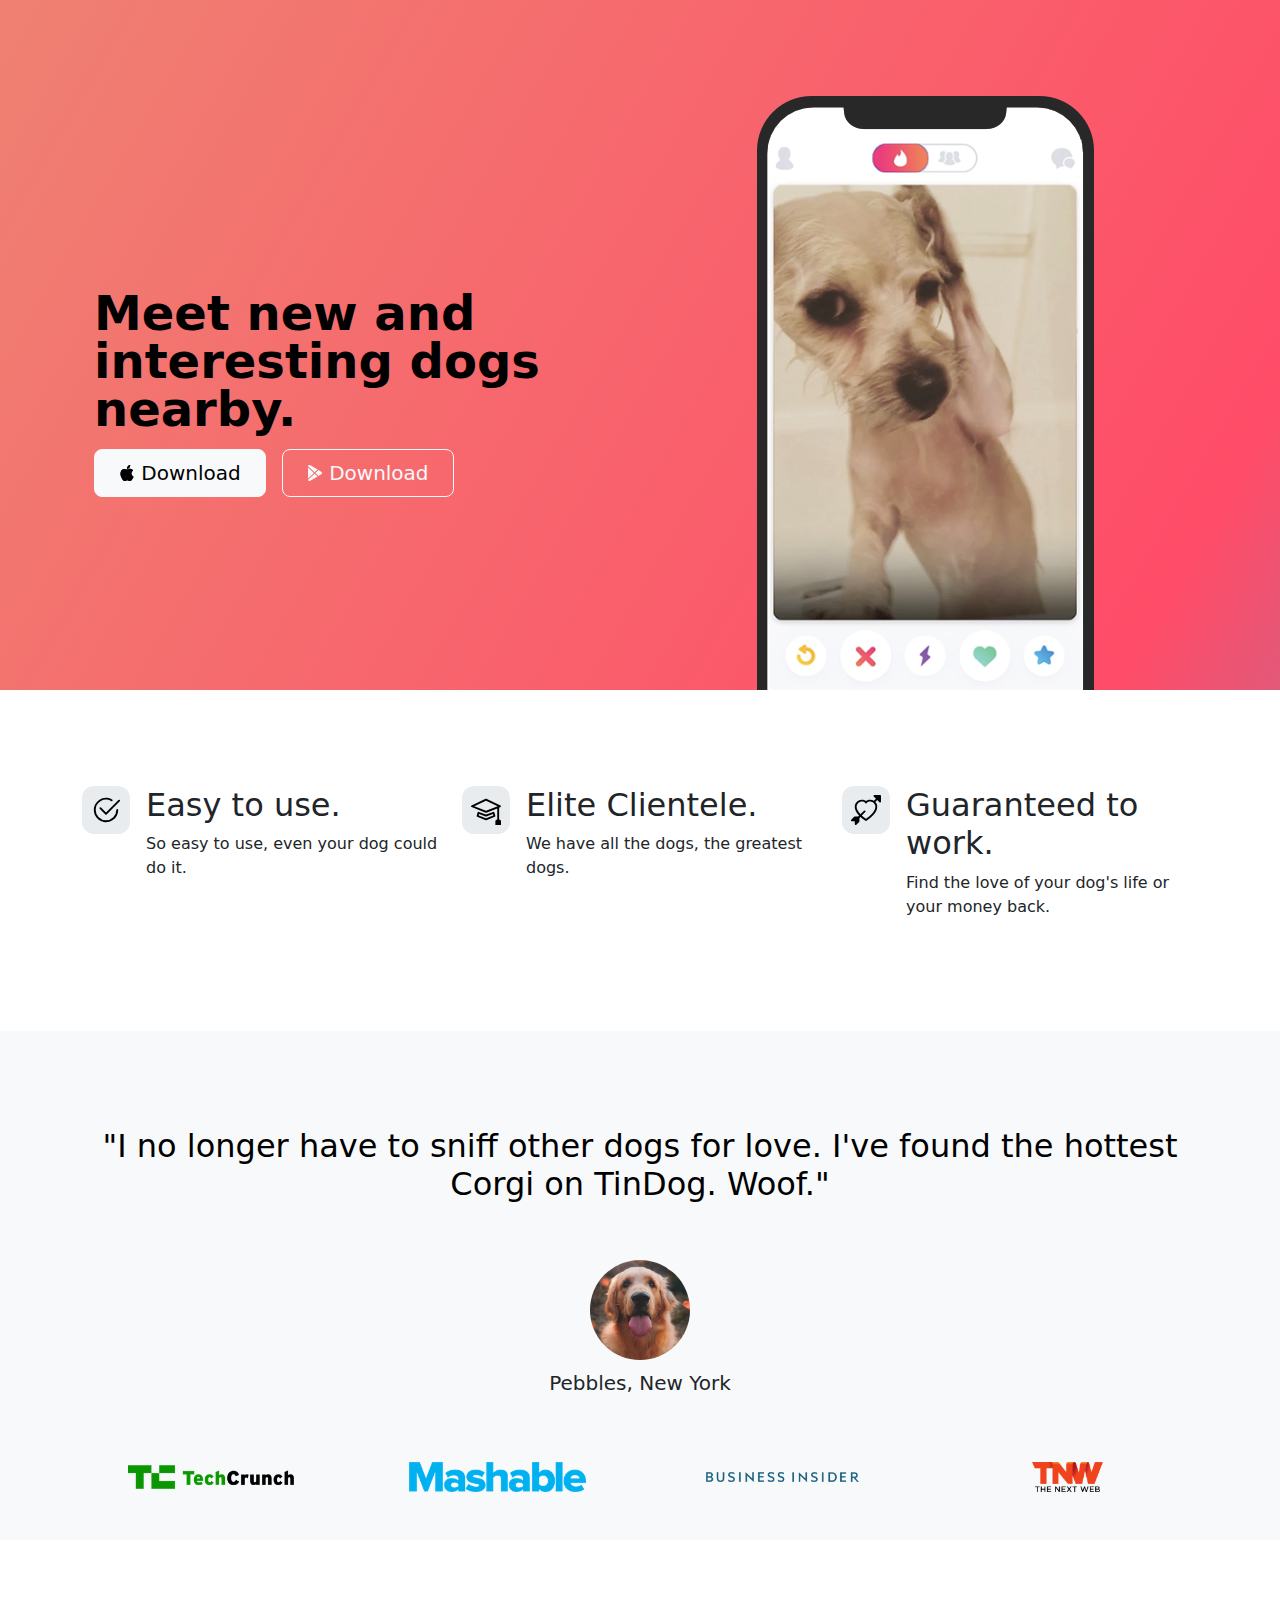
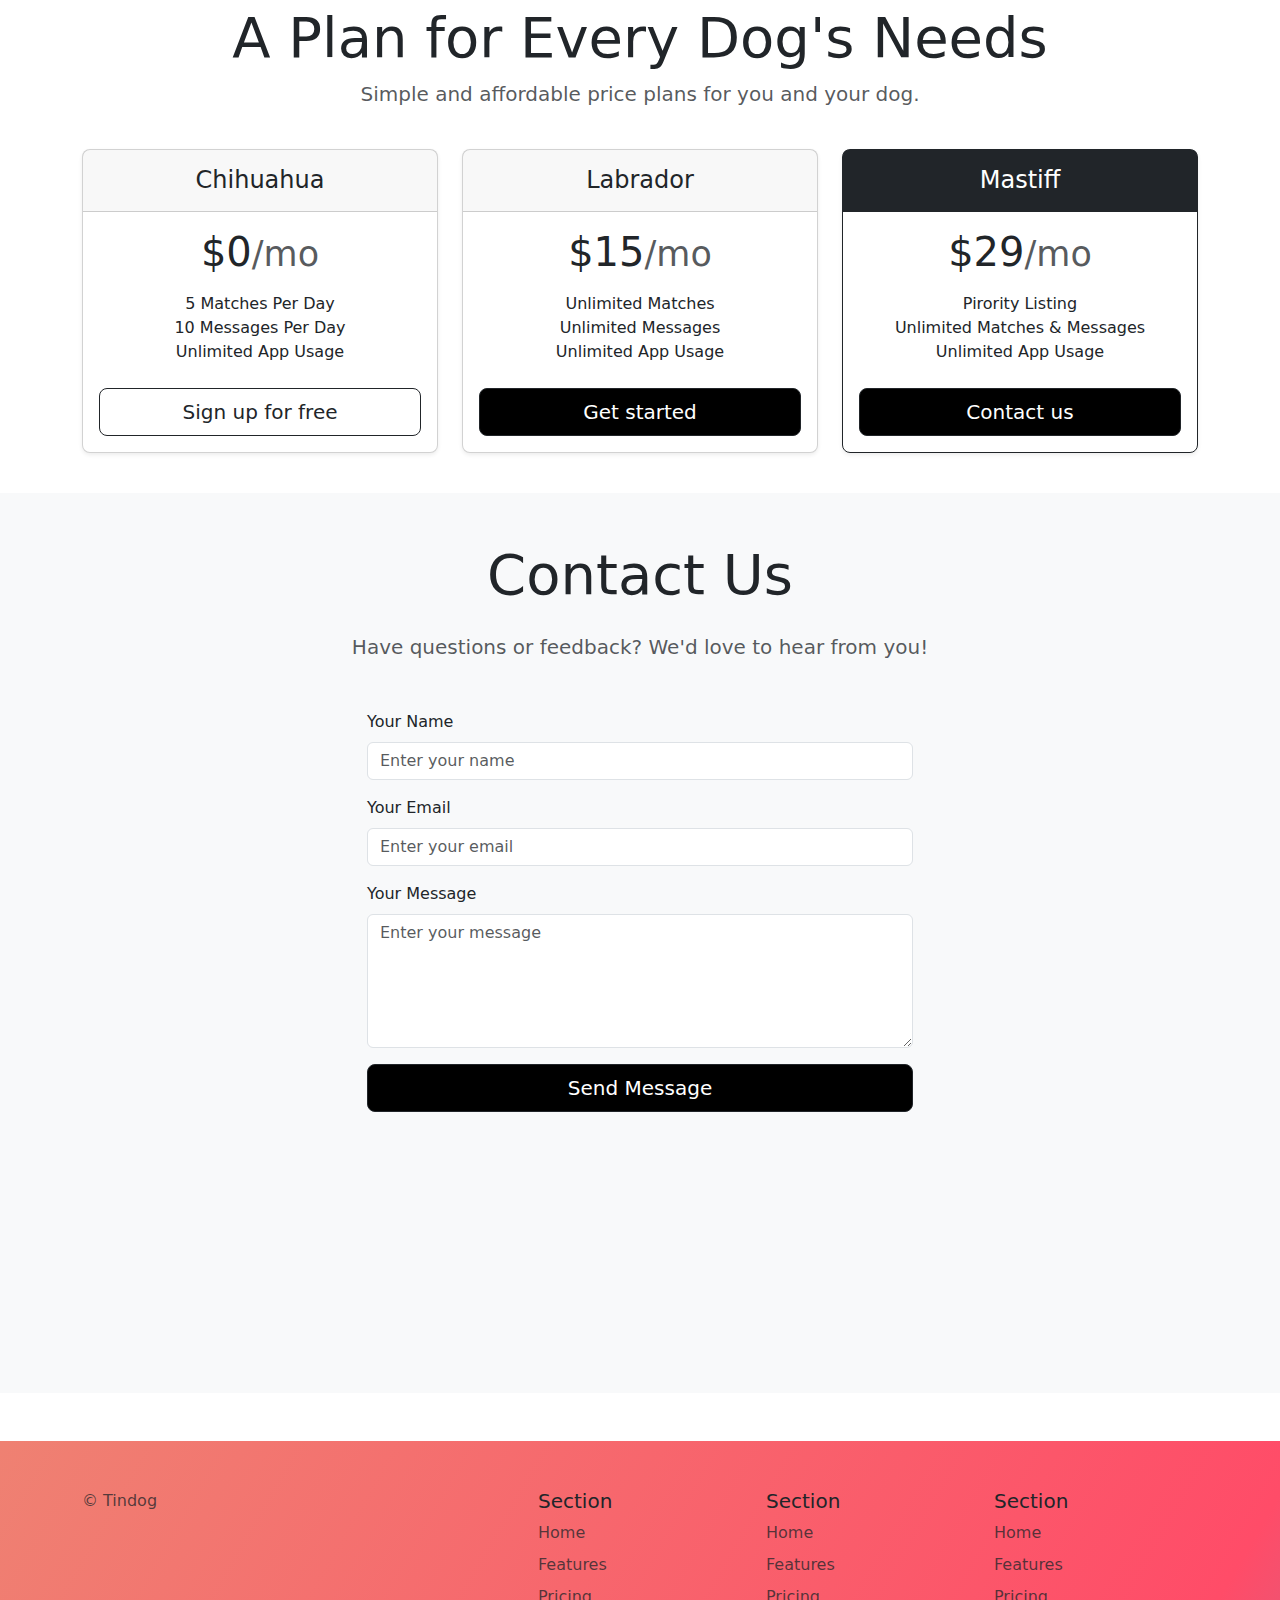
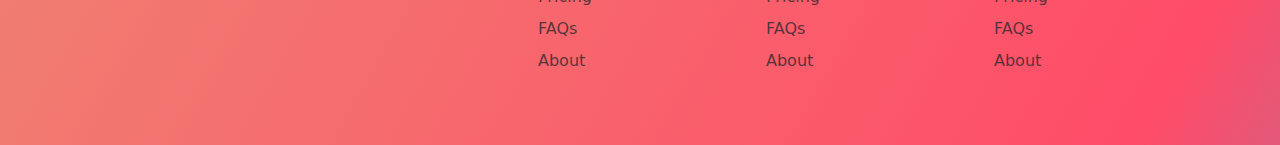
<file: index.html>
<!DOCTYPE html>
<html lang="en">

<head>
  <meta charset="UTF-8">
  <meta name="viewport" content="width=device-width, initial-scale=1.0">
  <title>TinDog</title>
  <link href="https://cdn.jsdelivr.net/npm/bootstrap@5.3.3/dist/css/bootstrap.min.css" rel="stylesheet" 
  integrity="sha384-QWTKZyjpPEjISv5WaRU9OFeRpok6YctnYmDr5pNlyT2bRjXh0JMhjY6hW+ALEwIH" crossorigin="anonymous">
  <link rel="stylesheet" href="./css/style.css">

</head>

<body>                                                                                                                                                                                                                                                                                                                                                                                                                                                                                                                                                                                                                                                                                                                                                                                            

  <!-- Title -->
  <section id="title" class="gradient-background">

    <div class="container col-xxl-8 px-4 pt-5">
      <div class="row flex-lg-row-reverse align-items-center g-5 pt-5">
        <div class="col-10 col-sm-8 col-lg-6">
          <img src="./images/iphone.png" class="d-block mx-lg-auto img-fluid" alt="Bootstrap Themes" height="200" loading="lazy">
        </div>
        <div class="col-lg-6">
          <h1 class="display-5 fw-bold text-body-emphasis lh-1 mb-3">Meet new and interesting dogs nearby.</h1>
    
          <div class="d-grid gap-2 d-md-flex justify-content-md-start">
            <a href="https://www.apple.com/in/app-store/" target="_blank"> <button type="button" class="btn btn-light btn-lg px-4 me-md-2"><svg xmlns="http://www.w3.org/2000/svg" width="16" height="16" fill="currentColor" class="bi bi-apple mb-1" viewBox="0 0 16 16">
                <path d="M11.182.008C11.148-.03 9.923.023 8.857 1.18c-1.066 1.156-.902 2.482-.878 2.516.024.034 1.52.087 2.475-1.258.955-1.345.762-2.391.728-2.43Zm3.314 11.733c-.048-.096-2.325-1.234-2.113-3.422.212-2.189 1.675-2.789 1.698-2.854.023-.065-.597-.79-1.254-1.157a3.692 3.692 0 0 0-1.563-.434c-.108-.003-.483-.095-1.254.116-.508.139-1.653.589-1.968.607-.316.018-1.256-.522-2.267-.665-.647-.125-1.333.131-1.824.328-.49.196-1.422.754-2.074 2.237-.652 1.482-.311 3.83-.067 4.56.244.729.625 1.924 1.273 2.796.576.984 1.34 1.667 1.659 1.899.319.232 1.219.386 1.843.067.502-.308 1.408-.485 1.766-.472.357.013 1.061.154 1.782.539.571.197 1.111.115 1.652-.105.541-.221 1.324-1.059 2.238-2.758.347-.79.505-1.217.473-1.282Z"></path>
                <path d="M11.182.008C11.148-.03 9.923.023 8.857 1.18c-1.066 1.156-.902 2.482-.878 2.516.024.034 1.52.087 2.475-1.258.955-1.345.762-2.391.728-2.43Zm3.314 11.733c-.048-.096-2.325-1.234-2.113-3.422.212-2.189 1.675-2.789 1.698-2.854.023-.065-.597-.79-1.254-1.157a3.692 3.692 0 0 0-1.563-.434c-.108-.003-.483-.095-1.254.116-.508.139-1.653.589-1.968.607-.316.018-1.256-.522-2.267-.665-.647-.125-1.333.131-1.824.328-.49.196-1.422.754-2.074 2.237-.652 1.482-.311 3.83-.067 4.56.244.729.625 1.924 1.273 2.796.576.984 1.34 1.667 1.659 1.899.319.232 1.219.386 1.843.067.502-.308 1.408-.485 1.766-.472.357.013 1.061.154 1.782.539.571.197 1.111.115 1.652-.105.541-.221 1.324-1.059 2.238-2.758.347-.79.505-1.217.473-1.282Z"></path>
              </svg> Download</button></a>
            <a href="https://play.google.com/" target="_blank"> <button type="button" class="btn btn-outline-light btn-lg px-4"><svg xmlns="http://www.w3.org/2000/svg" width="16" height="16" fill="currentColor" class="bi bi-google-play mb-1" viewBox="0 0 16 16">
                <path d="M14.222 9.374c1.037-.61 1.037-2.137 0-2.748L11.528 5.04 8.32 8l3.207 2.96 2.694-1.586Zm-3.595 2.116L7.583 8.68 1.03 14.73c.201 1.029 1.36 1.61 2.303 1.055l7.294-4.295ZM1 13.396V2.603L6.846 8 1 13.396ZM1.03 1.27l6.553 6.05 3.044-2.81L3.333.215C2.39-.341 1.231.24 1.03 1.27Z"></path>
              </svg> Download</button></a>
          </div>
        </div>
      </div>
    </div>

  </section>

  <!-- Features -->
<!-- <section id="features"> -->
  <div class="container mt-5">
    <div class="row g-4 py-5 row-cols-1 row-cols-lg-3">
      <div class="col d-flex align-items-start">
        <div class="icon-square text-body-emphasis bg-body-secondary d-inline-flex align-items-center justify-content-center fs-4 flex-shrink-0 me-3">
          <svg xmlns="http://www.w3.org/2000/svg" height="30" fill="currentColor" class="bi bi-check2-circle" viewBox="0 0 16 16">
            <path d="M2.5 8a5.5 5.5 0 0 1 8.25-4.764.5.5 0 0 0 .5-.866A6.5 6.5 0 1 0 14.5 8a.5.5 0 0 0-1 0 5.5 5.5 0 1 1-11 0z"></path>
            <path d="M15.354 3.354a.5.5 0 0 0-.708-.708L8 9.293 5.354 6.646a.5.5 0 1 0-.708.708l3 3a.5.5 0 0 0 .708 0l7-7z"></path>
          </svg>
        </div>
        <div>
          <h3 class="fs-2">Easy to use.</h3>
          <p>So easy to use, even your dog could do it.</p>

        </div>
      </div>
      <div class="col d-flex align-items-start">
        <div class="icon-square text-body-emphasis bg-body-secondary d-inline-flex align-items-center justify-content-center fs-4 flex-shrink-0 me-3">
          <svg xmlns="http://www.w3.org/2000/svg" height="30" fill="currentColor" class="bi bi-mortarboard" viewBox="0 0 16 16">
            <path d="M8.211 2.047a.5.5 0 0 0-.422 0l-7.5 3.5a.5.5 0 0 0 .025.917l7.5 3a.5.5 0 0 0 .372 0L14 7.14V13a1 1 0 0 0-1 1v2h3v-2a1 1 0 0 0-1-1V6.739l.686-.275a.5.5 0 0 0 .025-.917l-7.5-3.5ZM8 8.46 1.758 5.965 8 3.052l6.242 2.913L8 8.46Z"></path>
            <path d="M4.176 9.032a.5.5 0 0 0-.656.327l-.5 1.7a.5.5 0 0 0 .294.605l4.5 1.8a.5.5 0 0 0 .372 0l4.5-1.8a.5.5 0 0 0 .294-.605l-.5-1.7a.5.5 0 0 0-.656-.327L8 10.466 4.176 9.032Zm-.068 1.873.22-.748 3.496 1.311a.5.5 0 0 0 .352 0l3.496-1.311.22.748L8 12.46l-3.892-1.556Z"></path>
          </svg>
        </div>
        <div>
          <h3 class="fs-2">Elite Clientele.</h3>
          <p>We have all the dogs, the greatest dogs.</p>

        </div>
      </div>
      <div class="col d-flex align-items-start">
        <div class="icon-square text-body-emphasis bg-body-secondary d-inline-flex align-items-center justify-content-center fs-4 flex-shrink-0 me-3">
          <svg xmlns="http://www.w3.org/2000/svg" height="30" fill="currentColor" class="bi bi-arrow-through-heart" viewBox="0 0 16 16">
            <path fill-rule="evenodd" d="M2.854 15.854A.5.5 0 0 1 2 15.5V14H.5a.5.5 0 0 1-.354-.854l1.5-1.5A.5.5 0 0 1 2 11.5h1.793l.53-.53c-.771-.802-1.328-1.58-1.704-2.32-.798-1.575-.775-2.996-.213-4.092C3.426 2.565 6.18 1.809 8 3.233c1.25-.98 2.944-.928 4.212-.152L13.292 2 12.147.854A.5.5 0 0 1 12.5 0h3a.5.5 0 0 1 .5.5v3a.5.5 0 0 1-.854.354L14 2.707l-1.006 1.006c.236.248.44.531.6.845.562 1.096.585 2.517-.213 4.092-.793 1.563-2.395 3.288-5.105 5.08L8 13.912l-.276-.182a21.86 21.86 0 0 1-2.685-2.062l-.539.54V14a.5.5 0 0 1-.146.354l-1.5 1.5Zm2.893-4.894A20.419 20.419 0 0 0 8 12.71c2.456-1.666 3.827-3.207 4.489-4.512.679-1.34.607-2.42.215-3.185-.817-1.595-3.087-2.054-4.346-.761L8 4.62l-.358-.368c-1.259-1.293-3.53-.834-4.346.761-.392.766-.464 1.845.215 3.185.323.636.815 1.33 1.519 2.065l1.866-1.867a.5.5 0 1 1 .708.708L5.747 10.96Z"></path>
          </svg>
        </div>
        <div>
          <h3 class="fs-2">Guaranteed to work.</h3>
          <p>Find the love of your dog's life or your money back.</p>

        </div>
      </div>
    </div>
  </div>
<!-- </section> -->

  <!-- Testimonial -->
  <section id="testimonial">
    <div class="my-5">
      <div class="p-5 text-center bg-body-tertiary">
        <div class="container py-5">
          <h2 class="text-body-emphasis">"I no longer have to sniff other dogs for love. I've found the hottest Corgi on
            TinDog. Woof."</h2>
          <img class="profile-img mt-5" src="./images/dog-img.jpg" alt="dog image">
          <p class="col-lg-8 mx-auto lead mt-2">
            Pebbles, New York
          </p>
        </div>
  
        <div class="container">
          <div class="row">
            <div class="col-lg-3 col-sm-12">
              <img src="./images/techcrunch.png" alt="techcrunch" height="30">
            </div>
            <div class="col-lg-3 col-sm-12">
              <img src="./images/mashable.png" alt="mashable" height="30">
            </div>
            <div class="col-lg-3 col-sm-12">
              <img src="./images/bizinsider.png" alt="bizinsider" height="30">
            </div>
            <div class="col-lg-3 col-sm-12">
              <img src="./images/tnw.png" alt="tnw" height="30">
            </div>
          </div>
        </div>
      </div>
    </div>
  </section>

  <!-- Pricing -->
  <section id="pricing">
    <div class="container">
      <div class="pricing-header p-3 pb-md-4 mx-auto text-center">
        <h2 class="display-4 fw-normal">A Plan for Every Dog's Needs</h2>
        <p class="fs-5 text-body-secondary">Simple and affordable price plans for you and your dog.
      </p></div>
      <div class="row row-cols-1 row-cols-md-3 mb-3 text-center">
        <div class="col">
          <div class="card mb-4 rounded-3 shadow-sm">
            <div class="card-header py-3">
              <h4 class="my-0 fw-normal">Chihuahua</h4>
            </div>
            <div class="card-body">
              <h1 class="card-title pricing-card-title">$0<small class="text-body-secondary fw-light">/mo</small></h1>
              <ul class="list-unstyled mt-3 mb-4">
                <li>5 Matches Per Day</li>
                <li>10 Messages Per Day</li>
                <li>Unlimited App Usage</li>
              </ul>
              <button type="button" class="w-100 btn btn-lg btn-outline-dark" >Sign up for free</button>
            </div>
          </div>
        </div>
        <div class="col">
          <div class="card mb-4 rounded-3 shadow-sm">
            <div class="card-header py-3">
              <h4 class="my-0 fw-normal">Labrador</h4>
            </div>
            <div class="card-body">
              <h1 class="card-title pricing-card-title">$15<small class="text-body-secondary fw-light">/mo</small></h1>
              <ul class="list-unstyled mt-3 mb-4">
                <li>Unlimited Matches</li>
                <li>Unlimited Messages</li>
                <li>Unlimited App Usage</li>
              </ul>
              <button type="button" class="w-100 btn btn-lg btn-dark" id="contact-button">Get started</button>
            </div>
          </div>
        </div>
        <div class="col">
          <div class="card mb-4 rounded-3 shadow-sm border-dark">
            <div class="card-header py-3 text-bg-dark border-dark">
              <h4 class="my-0 fw-normal">Mastiff</h4>
            </div>
            <div class="card-body">
              <h1 class="card-title pricing-card-title">$29<small class="text-body-secondary fw-light">/mo</small></h1>
              <ul class="list-unstyled mt-3 mb-4">
                <li>Pirority Listing</li>
                <li>Unlimited Matches &amp; Messages</li>
                <li>Unlimited App Usage</li>
              </ul>
              <button type="button" class="w-100 btn btn-lg btn-dark" id="contact-button">Contact us</button>
            </div>
          </div>
        </div>
      </div>
    </div>

  </section>

  <!-- Contact Section -->
<section id="contact" class="py-5">
  <div class="container">
    <div class="row justify-content-center">
      <div class="col-lg-8 text-center">
        <h2 class="display-4 fw-normal mb-4">Contact Us</h2>
        <p class="fs-5 text-body-secondary mb-5">Have questions or feedback? We'd love to hear from you!</p>
      </div>
    </div>
    <div class="row justify-content-center">
      <div class="col-lg-6">
        <form>
          <div class="mb-3">
            <label for="name" class="form-label">Your Name</label>
            <input type="text" class="form-control" id="name" placeholder="Enter your name" required>
          </div>
          <div class="mb-3">
            <label for="email" class="form-label">Your Email</label>
            <input type="email" class="form-control" id="email" placeholder="Enter your email" required>
          </div>
          <div class="mb-3">
            <label for="message" class="form-label">Your Message</label>
            <textarea class="form-control" id="message" rows="5" placeholder="Enter your message" required></textarea>
          </div>
          <button type="submit" class="btn btn-dark btn-lg w-100" id="contact-button">Send Message</button>
        </form>
      </div>
    </div>
  </div>
</section>

   </section>


  <!-- Footer -->
  <section id="footer" class="gradient-background">
    <div class="container" style="border-top: 0;">

      <footer class="row row-cols-1 row-cols-sm-2 row-cols-md-5 py-5 mt-5">
        <div class="col mb-3">

          <p class="text-body-secondary">© Tindog</p>
        </div>

        <div class="col mb-3">

        </div>

        <div class="col mb-3">
          <h5>Section</h5>
          <ul class="nav flex-column">
            <li class="nav-item mb-2"><a href="#" class="nav-link p-0 text-body-secondary">Home</a></li>
            <li class="nav-item mb-2"><a href="#" class="nav-link p-0 text-body-secondary">Features</a></li>
            <li class="nav-item mb-2"><a href="#" class="nav-link p-0 text-body-secondary">Pricing</a></li>
            <li class="nav-item mb-2"><a href="#" class="nav-link p-0 text-body-secondary">FAQs</a></li>
            <li class="nav-item mb-2"><a href="#" class="nav-link p-0 text-body-secondary">About</a></li>
          </ul>
        </div>

        <div class="col mb-3">
          <h5>Section</h5>
          <ul class="nav flex-column">
            <li class="nav-item mb-2"><a href="#" class="nav-link p-0 text-body-secondary">Home</a></li>
            <li class="nav-item mb-2"><a href="#" class="nav-link p-0 text-body-secondary">Features</a></li>
            <li class="nav-item mb-2"><a href="#" class="nav-link p-0 text-body-secondary">Pricing</a></li>
            <li class="nav-item mb-2"><a href="#" class="nav-link p-0 text-body-secondary">FAQs</a></li>
            <li class="nav-item mb-2"><a href="#" class="nav-link p-0 text-body-secondary">About</a></li>
          </ul>
        </div>

        <div class="col mb-3">
          <h5>Section</h5>
          <ul class="nav flex-column">
            <li class="nav-item mb-2"><a href="#" class="nav-link p-0 text-body-secondary">Home</a></li>
            <li class="nav-item mb-2"><a href="#" class="nav-link p-0 text-body-secondary">Features</a></li>
            <li class="nav-item mb-2"><a href="#" class="nav-link p-0 text-body-secondary">Pricing</a></li>
            <li class="nav-item mb-2"><a href="#" class="nav-link p-0 text-body-secondary">FAQs</a></li>
            <li class="nav-item mb-2"><a href="#" class="nav-link p-0 text-body-secondary">About</a></li>
          </ul>
        </div>
      </footer>

    </div>
  </section>
  <!-- bootsterap script -->
 

  <script src="https://cdn.jsdelivr.net/npm/bootstrap@5.3.3/dist/js/bootstrap.bundle.min.js" 
  integrity="sha384-YvpcrYf0tY3lHB60NNkmXc5s9fDVZLESaAA55NDzOxhy9GkcIdslK1eN7N6jIeHz" crossorigin="anonymous"></script>

</body>

</html>
</file>
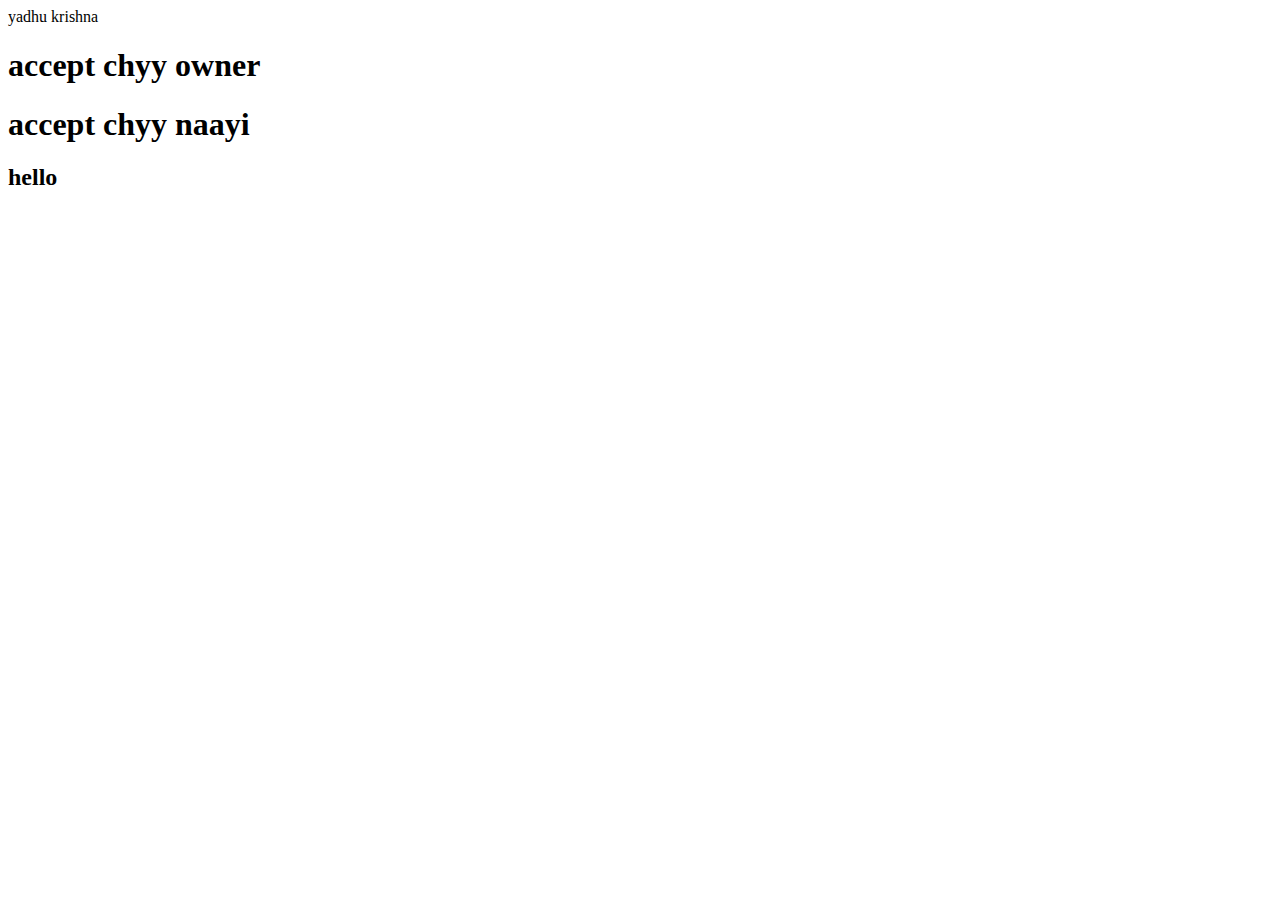
<file: about.html>
<!DOCTYPE html>
<html lang="en">
<head>
    <meta charset="UTF-8">
    <meta name="viewport" content="width=device-width, initial-scale=1.0">
    <title>Document</title>
</head>
<body>
    yadhu krishna 
    <div>

        <h1>accept chyy owner</h1>

        <h1>accept chyy naayi</h1>
        <h2>hello</h2>

    </div>
    
</body>
</html>
</file>
<file: css/style.css>
.gradient-background {
  background: linear-gradient(300deg, #00bfff, #ff4c68, #ef8172);
  background-size: 180% 180%;
  animation: gradient-animation 18s ease infinite;
}

@keyframes gradient-animation {
  0% {
    background-position: 0% 50%;
  }
  50% {
    background-position: 100% 50%;
  }
  100% {
    background-position: 0% 50%;
  }
}

.icon-square {
  width: 3rem;
  height: 3rem;
  border-radius: 0.75rem;
}

.profile-img {
  height: 100px;
  border-radius: 50%;
}

#contact {
  background-color: rgba( 248, 249, 250, 1);
  height: 100vh;
  
}

#contact-button {
  background-color: black;
}

#contact-button:hover {
  background-color: white;
  color: black;
  border: 1px solid black;
}
</file>
